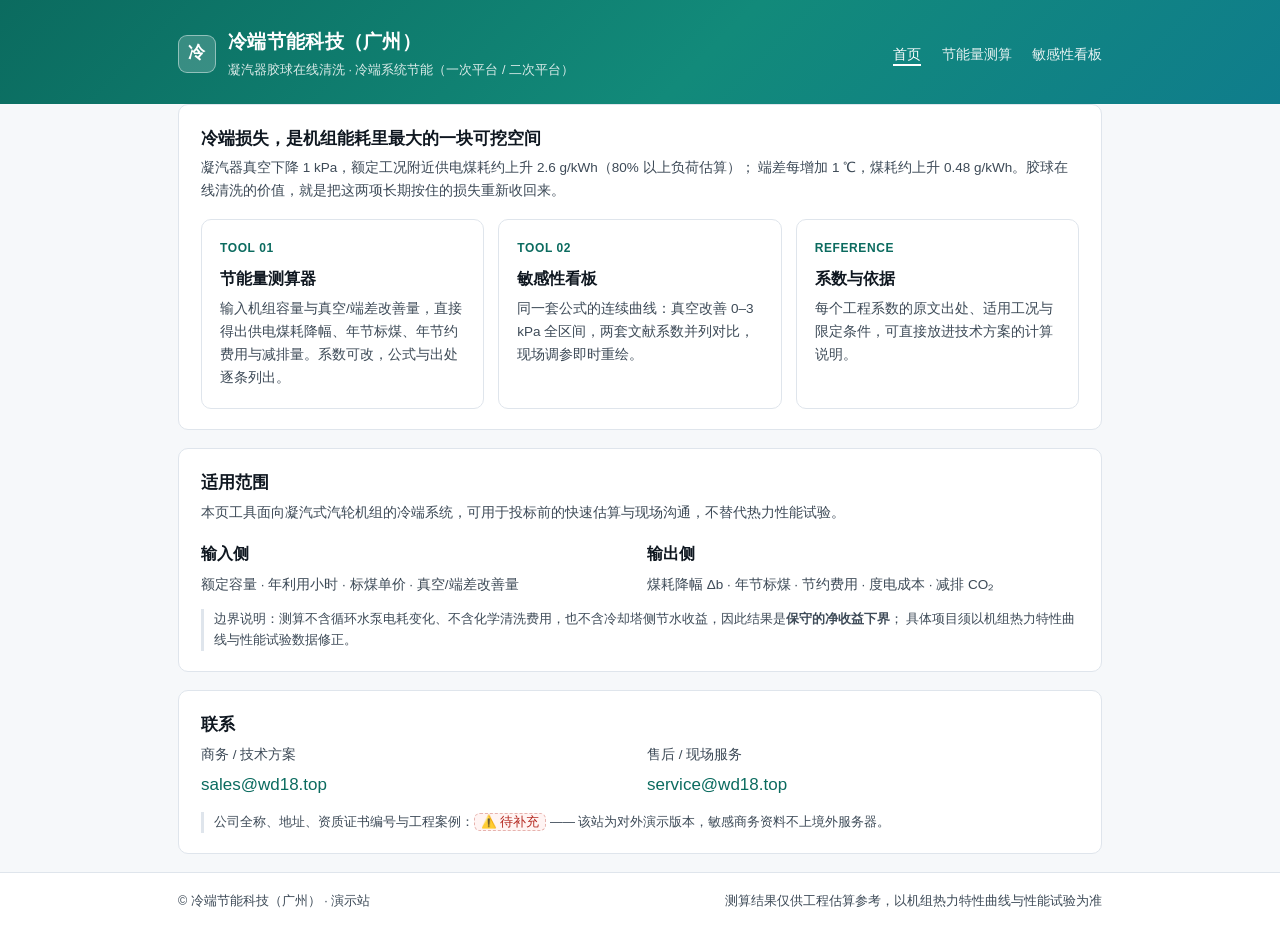
<file: index.html>
<!DOCTYPE html>
<html lang="zh-CN">
<head>
<meta charset="utf-8">
<meta name="viewport" content="width=device-width,initial-scale=1">
<title>冷端节能 · 凝汽器胶球在线清洗 | 节能量在线测算</title>
<meta name="description" content="冷端系统节能在线工具：凝汽器真空/端差改善对应的供电煤耗、年节标煤、节约费用与减排量测算，附系数出处。">
<meta name="theme-color" content="#0b6b5f">
<link rel="stylesheet" href="assets/style.css">
</head>
<body>
<header class="site">
  <div class="wrap">
    <div class="brandline">
      <div class="logo">冷</div>
      <div>
        <h1>冷端节能科技（广州）</h1>
        <div class="sub">凝汽器胶球在线清洗 · 冷端系统节能（一次平台 / 二次平台）</div>
      </div>
    </div>
    <nav class="site">
      <a href="index.html" class="active">首页</a>
      <a href="calculator.html">节能量测算</a>
      <a href="dashboard.html">敏感性看板</a>
    </nav>
  </div>
</header>

<main class="wrap">
  <div class="card">
    <h2>冷端损失，是机组能耗里最大的一块可挖空间</h2>
    <p class="hint">
      凝汽器真空下降 1 kPa，额定工况附近供电煤耗约上升 2.6 g/kWh（80% 以上负荷估算）；
      端差每增加 1 ℃，煤耗约上升 0.48 g/kWh。胶球在线清洗的价值，就是把这两项长期按住的损失重新收回来。
    </p>
    <div class="grid g3">
      <a class="entry" href="calculator.html">
        <div class="k">TOOL 01</div>
        <h3>节能量测算器</h3>
        <p>输入机组容量与真空/端差改善量，直接得出供电煤耗降幅、年节标煤、年节约费用与减排量。系数可改，公式与出处逐条列出。</p>
      </a>
      <a class="entry" href="dashboard.html">
        <div class="k">TOOL 02</div>
        <h3>敏感性看板</h3>
        <p>同一套公式的连续曲线：真空改善 0–3 kPa 全区间，两套文献系数并列对比，现场调参即时重绘。</p>
      </a>
      <a class="entry" href="calculator.html#sources">
        <div class="k">REFERENCE</div>
        <h3>系数与依据</h3>
        <p>每个工程系数的原文出处、适用工况与限定条件，可直接放进技术方案的计算说明。</p>
      </a>
    </div>
  </div>

  <div class="card">
    <h2>适用范围</h2>
    <p class="hint">本页工具面向凝汽式汽轮机组的冷端系统，可用于投标前的快速估算与现场沟通，不替代热力性能试验。</p>
    <div class="grid g2">
      <div>
        <p style="margin:0 0 6px"><strong>输入侧</strong></p>
        <p class="hint" style="margin:0">额定容量 · 年利用小时 · 标煤单价 · 真空/端差改善量</p>
      </div>
      <div>
        <p style="margin:0 0 6px"><strong>输出侧</strong></p>
        <p class="hint" style="margin:0">煤耗降幅 Δb · 年节标煤 · 节约费用 · 度电成本 · 减排 CO₂</p>
      </div>
    </div>
    <p class="note">
      边界说明：测算不含循环水泵电耗变化、不含化学清洗费用，也不含冷却塔侧节水收益，因此结果是<strong>保守的净收益下界</strong>；
      具体项目须以机组热力特性曲线与性能试验数据修正。
    </p>
  </div>

  <div class="card">
    <h2>联系</h2>
    <div class="grid g2">
      <div>
        <p class="hint" style="margin:0 0 4px">商务 / 技术方案</p>
        <p style="margin:0;font-size:17px"><a href="mailto:sales@wd18.top">sales@wd18.top</a></p>
      </div>
      <div>
        <p class="hint" style="margin:0 0 4px">售后 / 现场服务</p>
        <p style="margin:0;font-size:17px"><a href="mailto:service@wd18.top">service@wd18.top</a></p>
      </div>
    </div>
    <p class="note">
      公司全称、地址、资质证书编号与工程案例：<span class="todo">⚠️ 待补充</span>
      —— 该站为对外演示版本，敏感商务资料不上境外服务器。
    </p>
  </div>
</main>

<footer class="site">
  <div class="wrap">
    <span>© 冷端节能科技（广州） · 演示站</span>
    <span>测算结果仅供工程估算参考，以机组热力特性曲线与性能试验为准</span>
  </div>
</footer>
</body>
</html>
</file>
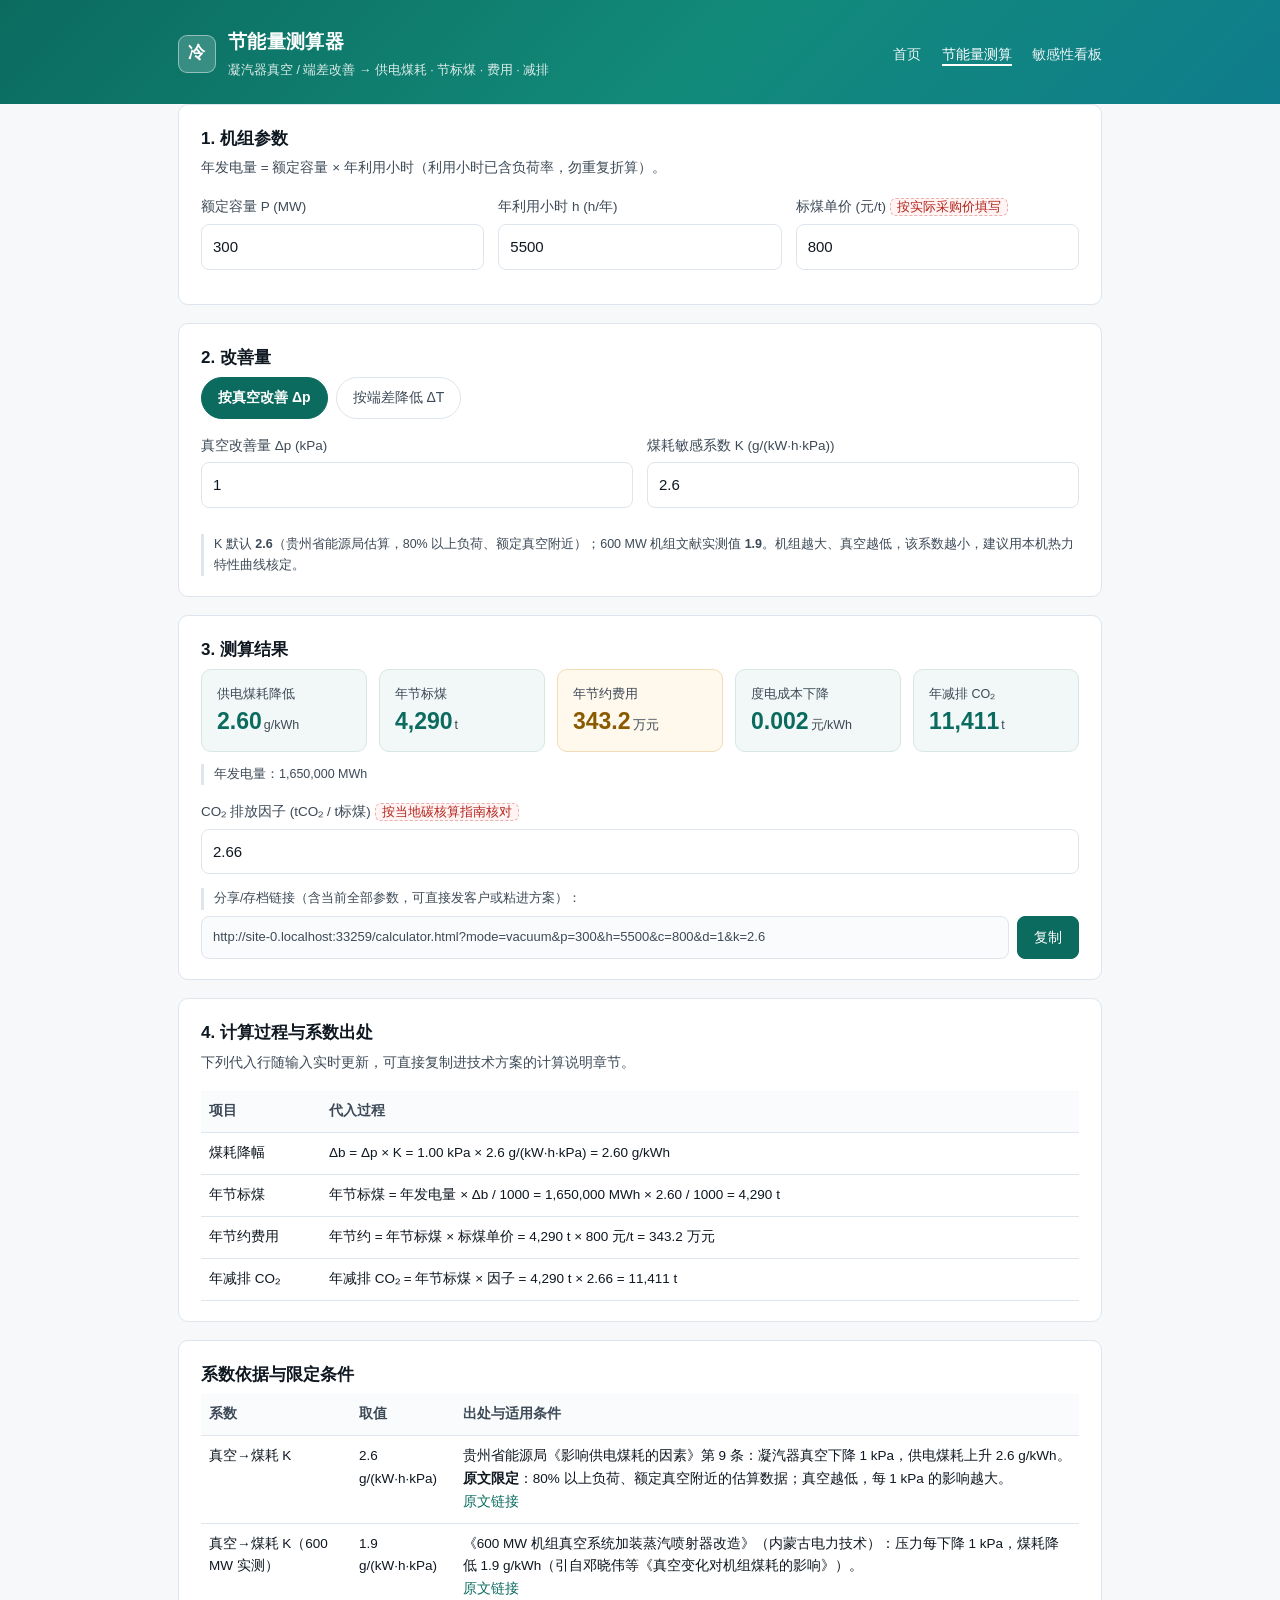
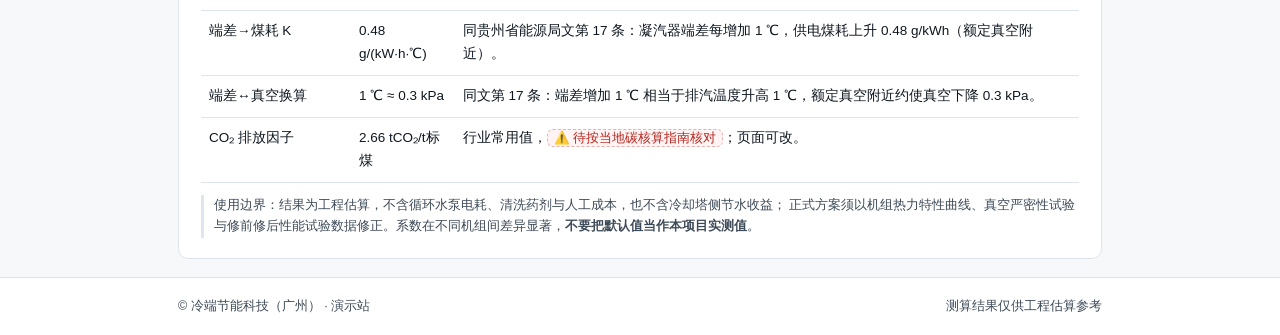
<file: calculator.html>
<!DOCTYPE html>
<html lang="zh-CN">
<head>
<meta charset="utf-8">
<meta name="viewport" content="width=device-width,initial-scale=1">
<title>节能量测算器 · 凝汽器真空/端差改善 | 冷端节能</title>
<meta name="description" content="输入机组容量、利用小时与真空或端差改善量，在线测算供电煤耗降幅、年节标煤、年节约费用与减排量。">
<meta name="theme-color" content="#0b6b5f">
<link rel="stylesheet" href="assets/style.css">
</head>
<body>
<header class="site">
  <div class="wrap">
    <div class="brandline">
      <div class="logo">冷</div>
      <div>
        <h1>节能量测算器</h1>
        <div class="sub">凝汽器真空 / 端差改善 → 供电煤耗 · 节标煤 · 费用 · 减排</div>
      </div>
    </div>
    <nav class="site">
      <a href="index.html">首页</a>
      <a href="calculator.html" class="active">节能量测算</a>
      <a href="dashboard.html">敏感性看板</a>
    </nav>
  </div>
</header>

<main class="wrap">
  <div class="card">
    <h2>1. 机组参数</h2>
    <p class="hint">年发电量 = 额定容量 × 年利用小时（利用小时已含负荷率，勿重复折算）。</p>
    <div class="grid g3">
      <div class="field">
        <label for="powerMW">额定容量 P (MW)</label>
        <input id="powerMW" type="number" min="0" step="10" value="300" inputmode="decimal">
      </div>
      <div class="field">
        <label for="hours">年利用小时 h (h/年)</label>
        <input id="hours" type="number" min="0" step="100" value="5500" inputmode="decimal">
      </div>
      <div class="field">
        <label for="price">标煤单价 (元/t) <span class="todo">按实际采购价填写</span></label>
        <input id="price" type="number" min="0" step="10" value="800" inputmode="decimal">
      </div>
    </div>
  </div>

  <div class="card">
    <h2>2. 改善量</h2>
    <div class="modebar" role="group" aria-label="测算模式">
      <button type="button" data-mode="vacuum" aria-pressed="true">按真空改善 Δp</button>
      <button type="button" data-mode="deltat" aria-pressed="false">按端差降低 ΔT</button>
    </div>

    <div id="vacuum-fields">
      <div class="grid g2">
        <div class="field">
          <label for="deltaP">真空改善量 Δp (kPa)</label>
          <input id="deltaP" type="number" min="0" step="0.1" value="1.0" inputmode="decimal">
        </div>
        <div class="field">
          <label for="k">煤耗敏感系数 K (g/(kW·h·kPa))</label>
          <input id="k" type="number" min="0" step="0.1" value="2.6" inputmode="decimal">
        </div>
      </div>
      <p class="note">K 默认 <strong>2.6</strong>（贵州省能源局估算，80% 以上负荷、额定真空附近）；600 MW 机组文献实测值 <strong>1.9</strong>。机组越大、真空越低，该系数越小，建议用本机热力特性曲线核定。</p>
    </div>

    <div id="deltat-fields" style="display:none">
      <div class="grid g2">
        <div class="field">
          <label for="deltaT">端差降低量 ΔT (℃)</label>
          <input id="deltaT" type="number" min="0" step="0.1" value="1.0" inputmode="decimal">
        </div>
        <div class="field">
          <label for="kdt">端差敏感系数 K (g/(kW·h·℃))</label>
          <input id="kdt" type="number" min="0" step="0.01" value="0.48" inputmode="decimal">
        </div>
      </div>
      <p class="note">端差每增加 1 ℃ ≈ 排汽温度升 1 ℃ ≈ 真空下降 0.3 kPa（额定真空附近），本模式按 0.48 g/(kW·h·℃) 直接折算。</p>
    </div>
  </div>

  <div class="card">
    <h2>3. 测算结果</h2>
    <div class="result">
      <div class="kpi">
        <div class="lab">供电煤耗降低</div>
        <div class="val"><span id="out-db">—</span><span class="unit">g/kWh</span></div>
      </div>
      <div class="kpi">
        <div class="lab">年节标煤</div>
        <div class="val"><span id="out-coal">—</span><span class="unit">t</span></div>
      </div>
      <div class="kpi alt">
        <div class="lab">年节约费用</div>
        <div class="val"><span id="out-money">—</span><span class="unit">万元</span></div>
      </div>
      <div class="kpi">
        <div class="lab">度电成本下降</div>
        <div class="val"><span id="out-unit">—</span><span class="unit">元/kWh</span></div>
      </div>
      <div class="kpi">
        <div class="lab">年减排 CO₂</div>
        <div class="val"><span id="out-co2">—</span><span class="unit">t</span></div>
      </div>
      <div class="kpi" id="out-eq-wrap" style="display:none">
        <div class="lab">等效真空改善</div>
        <div class="val"><span id="out-eq">—</span><span class="unit">kPa</span></div>
      </div>
    </div>
    <p class="note">年发电量：<span id="out-energy">—</span> MWh</p>

    <div class="field" style="margin-top:16px">
      <label for="co2f">CO₂ 排放因子 (tCO₂ / t标煤) <span class="todo">按当地碳核算指南核对</span></label>
      <input id="co2f" type="number" min="0" step="0.01" value="2.66" inputmode="decimal">
    </div>

    <p class="note" style="margin-top:8px">
      分享/存档链接（含当前全部参数，可直接发客户或粘进方案）：
    </p>
    <div style="display:flex;gap:8px;align-items:center;margin-top:6px">
      <input id="share" type="text" readonly style="flex:1;padding:9px 11px;border:1px solid var(--line);border-radius:8px;font:inherit;font-size:13px;color:var(--ink-2);background:#fafbfc">
      <button id="copy" type="button" style="padding:9px 16px;border-radius:8px;border:1px solid var(--brand);background:var(--brand);color:#fff;font:inherit;font-size:14px;cursor:pointer;white-space:nowrap">复制</button>
    </div>
  </div>

  <div class="card">
    <h2>4. 计算过程与系数出处</h2>
    <p class="hint">下列代入行随输入实时更新，可直接复制进技术方案的计算说明章节。</p>
    <table class="fx">
      <thead><tr><th style="width:120px">项目</th><th>代入过程</th></tr></thead>
      <tbody>
        <tr><td>煤耗降幅</td><td id="fx-db">—</td></tr>
        <tr><td>年节标煤</td><td id="fx-coal">—</td></tr>
        <tr><td>年节约费用</td><td id="fx-money">—</td></tr>
        <tr><td>年减排 CO₂</td><td id="fx-co2">—</td></tr>
      </tbody>
    </table>
  </div>

  <div class="card" id="sources">
    <h2>系数依据与限定条件</h2>
    <table class="fx">
      <thead><tr><th style="width:150px">系数</th><th>取值</th><th>出处与适用条件</th></tr></thead>
      <tbody>
        <tr>
          <td>真空→煤耗 K</td><td>2.6 g/(kW·h·kPa)</td>
          <td>贵州省能源局《影响供电煤耗的因素》第 9 条：凝汽器真空下降 1 kPa，供电煤耗上升 2.6 g/kWh。<strong>原文限定</strong>：80% 以上负荷、额定真空附近的估算数据；真空越低，每 1 kPa 的影响越大。<br>
          <a href="https://nyj.guizhou.gov.cn/zxfw/nyzs/201905/t20190527_28793451.html" target="_blank" rel="noopener noreferrer">原文链接</a></td>
        </tr>
        <tr>
          <td>真空→煤耗 K（600 MW 实测）</td><td>1.9 g/(kW·h·kPa)</td>
          <td>《600 MW 机组真空系统加装蒸汽喷射器改造》（内蒙古电力技术）：压力每下降 1 kPa，煤耗降低 1.9 g/kWh（引自邓晓伟等《真空变化对机组煤耗的影响》）。<br>
          <a href="https://html.rhhz.net/nmgdljs/20150217.htm" target="_blank" rel="noopener noreferrer">原文链接</a></td>
        </tr>
        <tr>
          <td>端差→煤耗 K</td><td>0.48 g/(kW·h·℃)</td>
          <td>同贵州省能源局文第 17 条：凝汽器端差每增加 1 ℃，供电煤耗上升 0.48 g/kWh（额定真空附近）。</td>
        </tr>
        <tr>
          <td>端差↔真空换算</td><td>1 ℃ ≈ 0.3 kPa</td>
          <td>同文第 17 条：端差增加 1 ℃ 相当于排汽温度升高 1 ℃，额定真空附近约使真空下降 0.3 kPa。</td>
        </tr>
        <tr>
          <td>CO₂ 排放因子</td><td>2.66 tCO₂/t标煤</td>
          <td>行业常用值，<span class="todo">⚠️ 待按当地碳核算指南核对</span>；页面可改。</td>
        </tr>
      </tbody>
    </table>
    <p class="note">
      使用边界：结果为工程估算，不含循环水泵电耗、清洗药剂与人工成本，也不含冷却塔侧节水收益；
      正式方案须以机组热力特性曲线、真空严密性试验与修前修后性能试验数据修正。系数在不同机组间差异显著，<strong>不要把默认值当作本项目实测值</strong>。
    </p>
  </div>
</main>

<footer class="site">
  <div class="wrap">
    <span>© 冷端节能科技（广州） · 演示站</span>
    <span>测算结果仅供工程估算参考</span>
  </div>
</footer>

<script src="assets/calc.js"></script>
<script src="assets/calculator.js"></script>
</body>
</html>
</file>
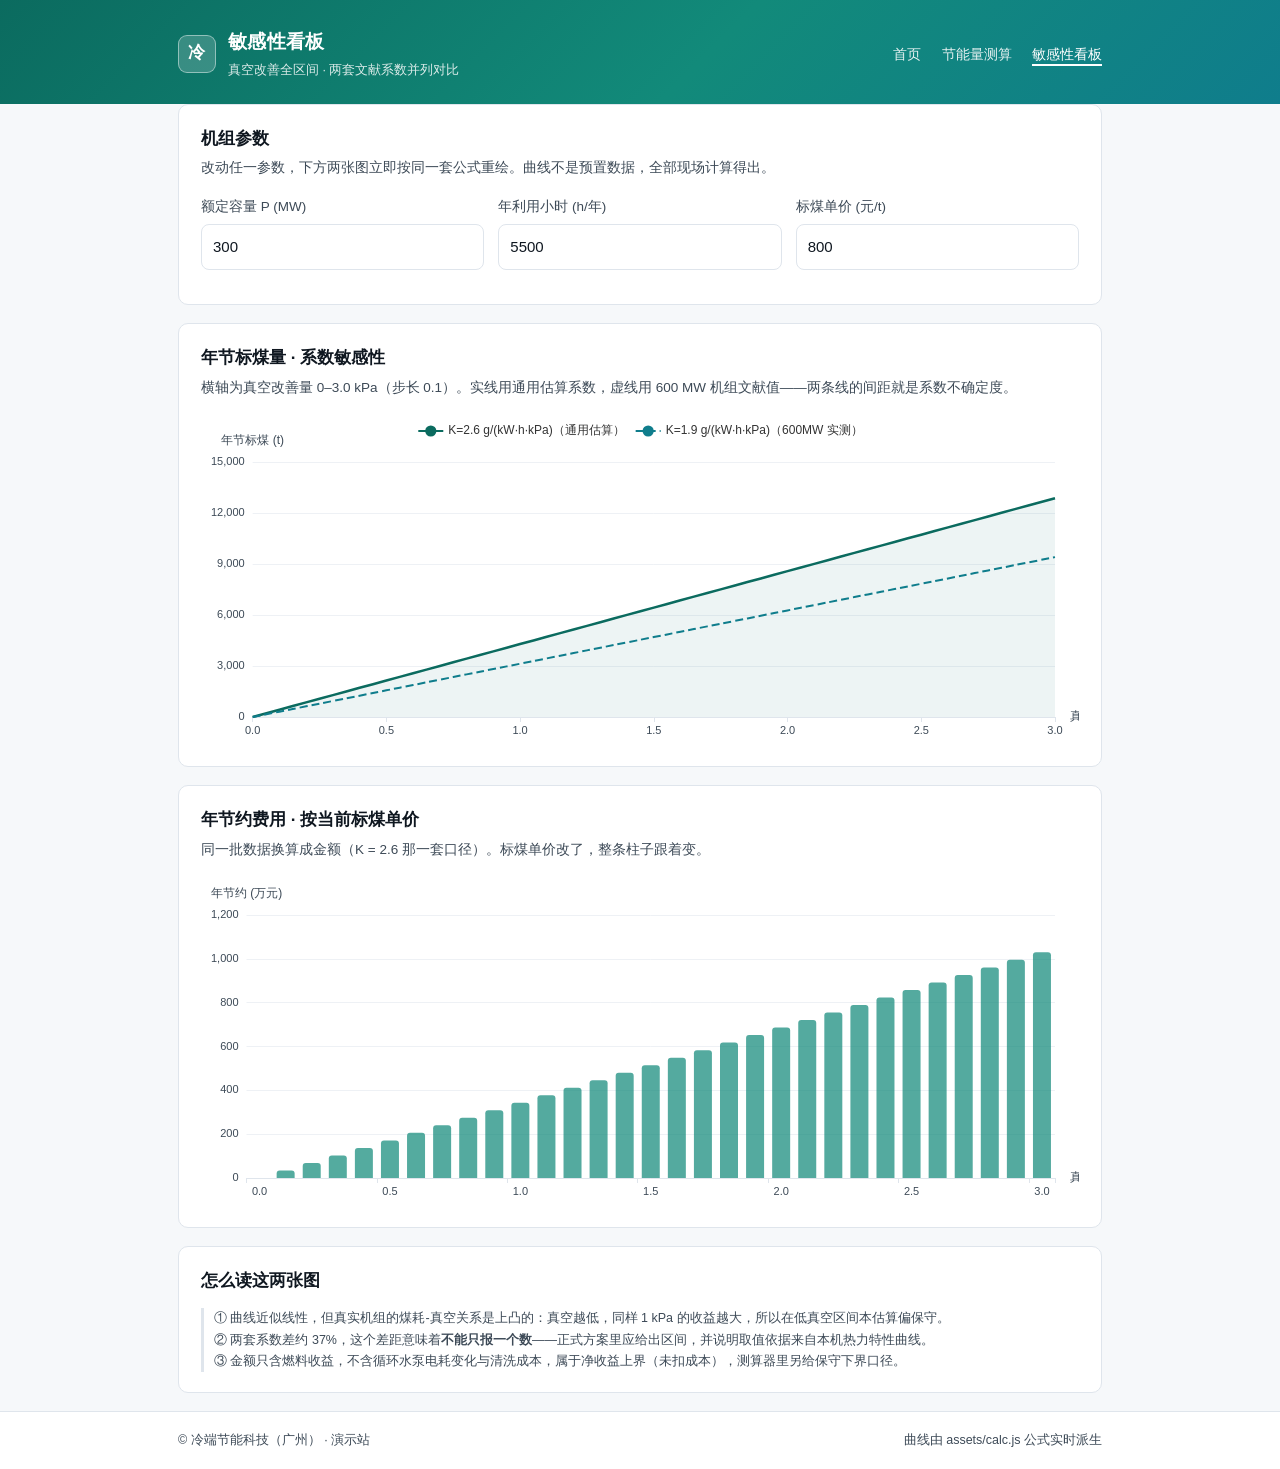
<file: dashboard.html>
<!DOCTYPE html>
<html lang="zh-CN">
<head>
<meta charset="utf-8">
<meta name="viewport" content="width=device-width,initial-scale=1">
<title>敏感性看板 · 真空改善 vs 节能量 | 冷端节能</title>
<meta name="description" content="真空改善 0–3 kPa 全区间，两套文献系数并列，实时重绘年节标煤与年节约费用曲线。">
<meta name="theme-color" content="#0b6b5f">
<link rel="stylesheet" href="assets/style.css">
</head>
<body>
<header class="site">
  <div class="wrap">
    <div class="brandline">
      <div class="logo">冷</div>
      <div>
        <h1>敏感性看板</h1>
        <div class="sub">真空改善全区间 · 两套文献系数并列对比</div>
      </div>
    </div>
    <nav class="site">
      <a href="index.html">首页</a>
      <a href="calculator.html">节能量测算</a>
      <a href="dashboard.html" class="active">敏感性看板</a>
    </nav>
  </div>
</header>

<main class="wrap">
  <div class="card">
    <h2>机组参数</h2>
    <p class="hint">改动任一参数，下方两张图立即按同一套公式重绘。曲线不是预置数据，全部现场计算得出。</p>
    <div class="grid g3">
      <div class="field">
        <label for="powerMW">额定容量 P (MW)</label>
        <input id="powerMW" type="number" min="0" step="10" value="300" inputmode="decimal">
      </div>
      <div class="field">
        <label for="hours">年利用小时 (h/年)</label>
        <input id="hours" type="number" min="0" step="100" value="5500" inputmode="decimal">
      </div>
      <div class="field">
        <label for="price">标煤单价 (元/t)</label>
        <input id="price" type="number" min="0" step="10" value="800" inputmode="decimal">
      </div>
    </div>
  </div>

  <div class="card">
    <h2>年节标煤量 · 系数敏感性</h2>
    <p class="hint">横轴为真空改善量 0–3.0 kPa（步长 0.1）。实线用通用估算系数，虚线用 600 MW 机组文献值——两条线的间距就是系数不确定度。</p>
    <div id="chart-coal" class="chart"></div>
  </div>

  <div class="card">
    <h2>年节约费用 · 按当前标煤单价</h2>
    <p class="hint">同一批数据换算成金额（K = 2.6 那一套口径）。标煤单价改了，整条柱子跟着变。</p>
    <div id="chart-money" class="chart"></div>
  </div>

  <div class="card">
    <h2>怎么读这两张图</h2>
    <p class="note">
      ① 曲线近似线性，但真实机组的煤耗-真空关系是上凸的：真空越低，同样 1 kPa 的收益越大，所以在低真空区间本估算偏保守。<br>
      ② 两套系数差约 37%，这个差距意味着<strong>不能只报一个数</strong>——正式方案里应给出区间，并说明取值依据来自本机热力特性曲线。<br>
      ③ 金额只含燃料收益，不含循环水泵电耗变化与清洗成本，属于净收益上界（未扣成本），测算器里另给保守下界口径。
    </p>
  </div>
</main>

<footer class="site">
  <div class="wrap">
    <span>© 冷端节能科技（广州） · 演示站</span>
    <span>曲线由 assets/calc.js 公式实时派生</span>
  </div>
</footer>

<script src="assets/echarts.min.js"></script>
<script src="assets/calc.js"></script>
<script src="assets/dashboard.js"></script>
</body>
</html>
</file>
<file: assets/style.css>
/* 冷端节能 · 演示站 共用样式
   纯本地，无外部字体/CDN 依赖 */
:root{
  --ink:#0f1720; --ink-2:#3d4a57; --line:#dfe5ec; --bg:#f6f8fa;
  --brand:#0b6b5f; --brand-2:#128a7a; --warn:#b3261e; --warn-bg:#fff4f3;
  --card:#ffffff; --radius:10px;
}
*{box-sizing:border-box}
html,body{margin:0;padding:0}
body{
  font:16px/1.7 -apple-system,BlinkMacSystemFont,"PingFang SC","Hiragino Sans GB","Microsoft YaHei",sans-serif;
  color:var(--ink); background:var(--bg);
  -webkit-text-size-adjust:100%;
}
a{color:var(--brand);text-decoration:none}
a:hover{text-decoration:underline}
.wrap{max-width:960px;margin:0 auto;padding:0 18px}
header.site{
  background:linear-gradient(135deg,#0b6b5f 0%,#128a7a 55%,#0f7d8c 100%);
  color:#fff;padding:26px 0 22px;
}
header.site .wrap{display:flex;flex-wrap:wrap;gap:14px;align-items:center;justify-content:space-between}
.brandline{display:flex;align-items:center;gap:12px}
.logo{
  width:38px;height:38px;border-radius:9px;flex:0 0 auto;
  background:rgba(255,255,255,.18);border:1px solid rgba(255,255,255,.45);
  display:grid;place-items:center;font-weight:700;font-size:17px;letter-spacing:.5px
}
header.site h1{font-size:19px;margin:0;font-weight:700;letter-spacing:.3px}
header.site .sub{font-size:12.5px;opacity:.85;margin-top:2px}
nav.site a{color:#fff;opacity:.9;font-size:14px;margin-left:16px}
nav.site a.active{opacity:1;border-bottom:2px solid #fff;padding-bottom:2px}
main{padding:26px 0 56px}
.card{
  background:var(--card);border:1px solid var(--line);border-radius:var(--radius);
  padding:20px 22px;margin-bottom:18px;
}
.card h2{font-size:17px;margin:0 0 4px}
.card h2+.hint{margin-top:0}
.hint{color:var(--ink-2);font-size:13.5px;margin:0 0 16px}
.grid{display:grid;gap:14px}
.grid.g3{grid-template-columns:repeat(auto-fit,minmax(220px,1fr))}
.grid.g2{grid-template-columns:repeat(auto-fit,minmax(260px,1fr))}
.entry{
  display:block;background:var(--card);border:1px solid var(--line);border-radius:var(--radius);
  padding:18px;transition:.15s border-color,.15s transform;
}
.entry:hover{border-color:var(--brand);transform:translateY(-2px);text-decoration:none}
.entry .k{font-size:12px;color:var(--brand);font-weight:700;letter-spacing:.6px}
.entry h3{margin:6px 0 6px;font-size:16px;color:var(--ink)}
.entry p{margin:0;font-size:13.5px;color:var(--ink-2)}
label{display:block;font-size:13.5px;color:var(--ink-2);margin-bottom:5px}
input[type=number],select{
  width:100%;padding:9px 11px;border:1px solid var(--line);border-radius:8px;
  font:inherit;font-size:15px;background:#fff;color:var(--ink);
}
input[type=number]:focus,select:focus{outline:2px solid rgba(18,138,122,.28);border-color:var(--brand-2)}
.field{margin-bottom:14px}
.modebar{display:flex;gap:8px;margin-bottom:16px;flex-wrap:wrap}
.modebar button{
  font:inherit;font-size:14px;padding:8px 16px;border-radius:999px;cursor:pointer;
  border:1px solid var(--line);background:#fff;color:var(--ink-2);
}
.modebar button[aria-pressed=true]{background:var(--brand);border-color:var(--brand);color:#fff;font-weight:600}
.result{display:grid;gap:12px;grid-template-columns:repeat(auto-fit,minmax(140px,1fr))}
.kpi{background:#f2f8f7;border:1px solid #d6e7e4;border-radius:10px;padding:14px 15px}
.kpi .lab{font-size:12.5px;color:var(--ink-2)}
.kpi .val{font-size:23px;font-weight:700;color:var(--brand);line-height:1.35;word-break:break-all}
.kpi .unit{font-size:12.5px;color:var(--ink-2);margin-left:2px;font-weight:400}
.kpi.alt{background:#fff8ec;border-color:#f0dcb6}
.kpi.alt .val{color:#8a5a00}
table.fx{width:100%;border-collapse:collapse;font-size:13.5px}
table.fx th,table.fx td{border-bottom:1px solid var(--line);padding:9px 8px;text-align:left;vertical-align:top}
table.fx th{color:var(--ink-2);font-weight:600;background:#fafbfc}
.todo{color:var(--warn);background:var(--warn-bg);border:1px dashed #e7b3ae;border-radius:6px;
  padding:1px 6px;font-size:12.5px;white-space:nowrap}
.note{font-size:12.5px;color:var(--ink-2);border-left:3px solid var(--line);padding-left:10px;margin:12px 0 0}
.chart{width:100%;height:330px}
footer.site{border-top:1px solid var(--line);background:#fff;color:var(--ink-2);font-size:12.5px;padding:18px 0}
footer.site .wrap{display:flex;flex-wrap:wrap;gap:8px 22px;justify-content:space-between}
@media (max-width:600px){
  .chart{height:260px}
  header.site{padding:18px 0 16px}
  .kpi{padding:11px 12px}
  .kpi .val{font-size:18px}
  .card{padding:16px 15px}
  table.fx{font-size:12.5px}
  table.fx th,table.fx td{padding:7px 5px}
  nav.site a{margin-left:0;margin-right:14px}
}
</file>
